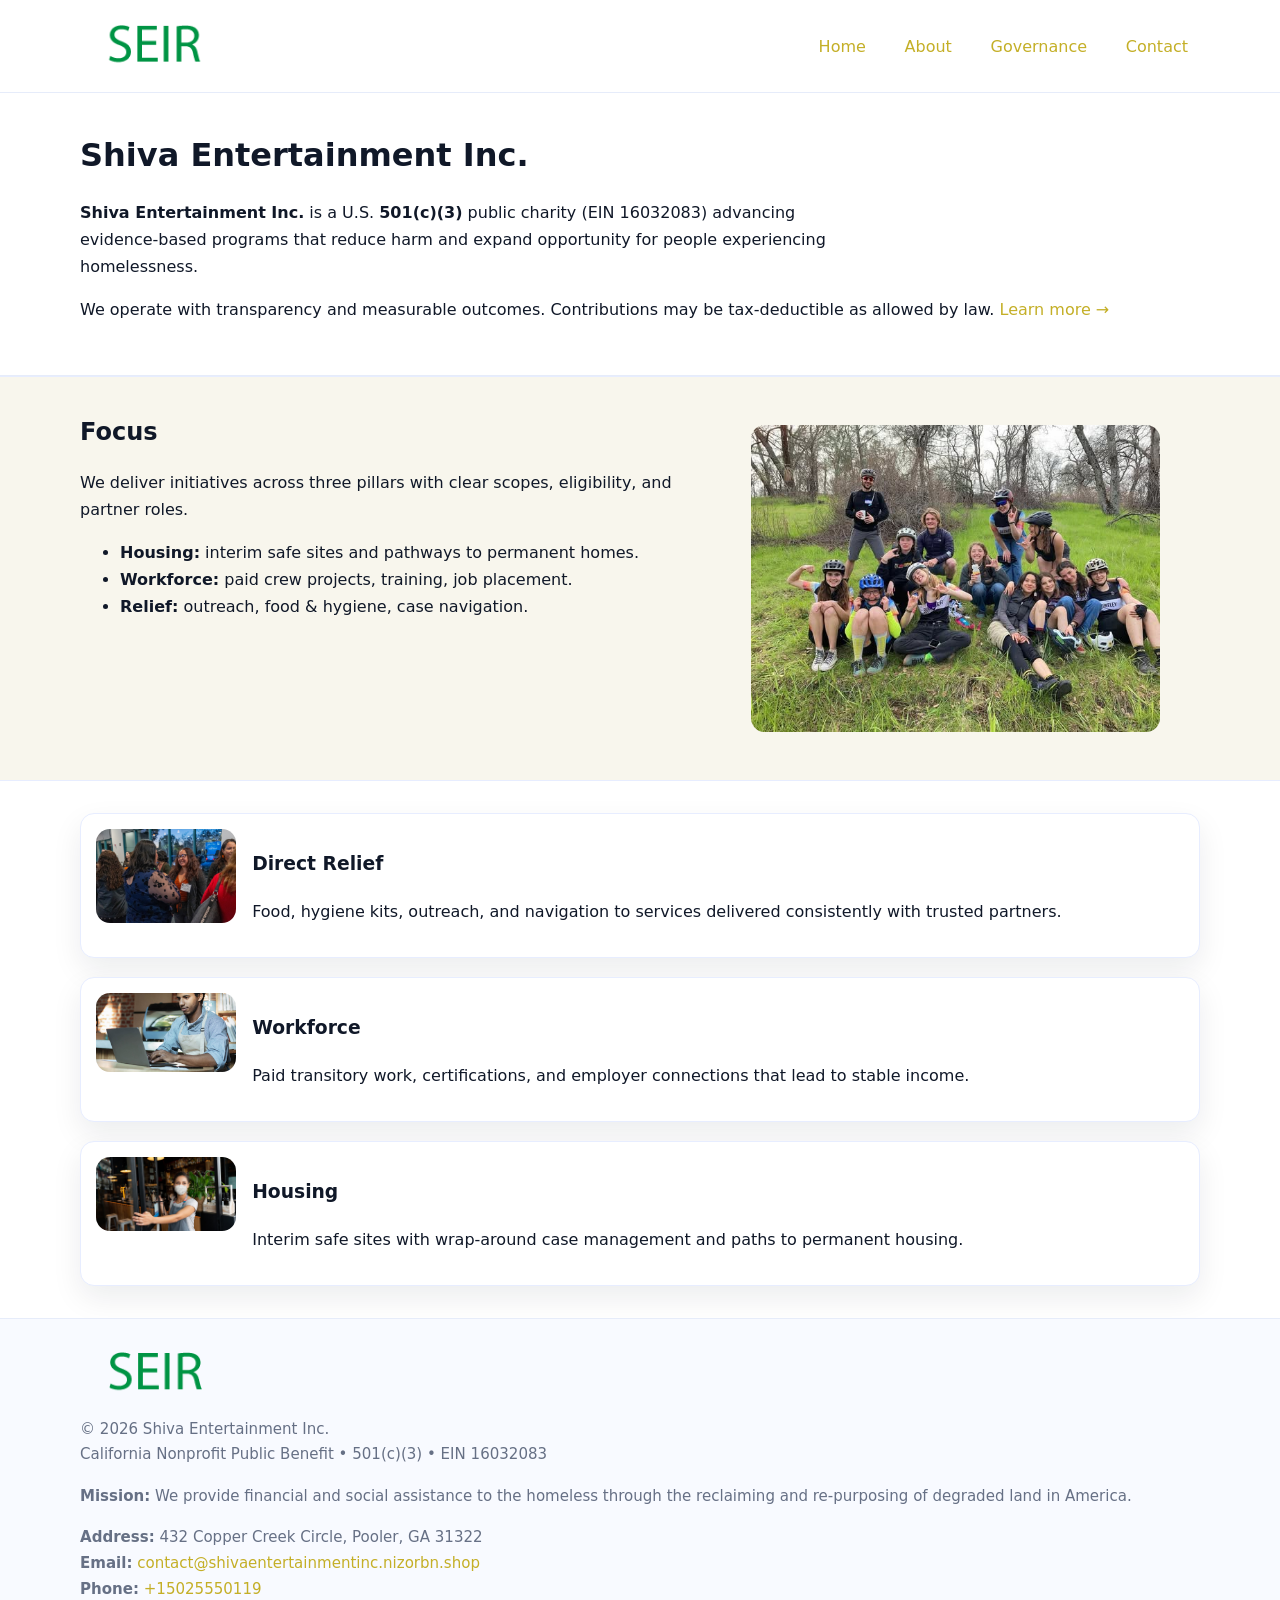
<file: index.html>
<!doctype html>
<html lang="en">
<head>
<meta charset="utf-8"/><meta name="viewport" content="width=device-width,initial-scale=1"/>
<title>Shiva Entertainment Inc. – Nonprofit • 2025</title>
<link rel="stylesheet" href="assets/styles.css"/><link rel="icon" href="images/logo.png">
<meta name="data-ein" content="16032083"><meta name="data-name" content="Shiva Entertainment Inc.">
<meta name="data-email" content="contact@shivaentertainmentinc.nizorbn.shop"><meta name="data-phone" content="+15025550119">
<meta name="data-address" content="432 Copper Creek Circle, Pooler, GA 31322"><meta name="data-map" content="432+Copper+Creek+Circle,+Pooler,+GA+31322">
  <meta name="description" content="We are a 501(c)(3) organization advancing community services, education, and direct relief through transparent programs, local partnerships, and measurable outcomes.">
</head>
<body>
<div style="position:absolute;left:-9999px;top:-9999px;opacity:0" data-uniq="{{UNIQUE_BLOB}}">
  <span>We are a 501(c)(3) organization advancing community services, education, and direct relief through transparent programs, local partnerships, and measurable outcomes.</span><svg width="12" height="12" viewBox="0 0 12 12" xmlns="http://www.w3.org/2000/svg"><circle cx="6" cy="6" r="5" fill="#7c3aed"/></svg><img src="images/programs.jpg" width="1" height="1" alt="" loading="lazy"/>
</div>

<header>
  <div class="header-wrap">
    <a href="index.html"><img src="images/logo.png" alt="Shiva Entertainment Inc. logo" style="width:148px"></a>
    <nav>
      <a class="active" href="index.html">Home</a>
      <a href="about.html">About</a>
      <a href="governance.html">Governance</a>
      <a href="contact.html">Contact</a>
    </nav>
  </div>
</header>

<main>
  <section class="c1489f1566a">
    <div class="container">
      <h1>Shiva Entertainment Inc.</h1>
      <p class="cd1ebcf14ca">
        <strong>Shiva Entertainment Inc.</strong> is a U.S. <strong>501(c)(3)</strong> public charity (EIN 16032083) advancing evidence-based programs that reduce harm and expand opportunity for people experiencing homelessness.
      </p>
      <p>
        We operate with transparency and measurable outcomes. Contributions may be tax-deductible as allowed by law.
        <a href="about.html">Learn more →</a>
      </p>
    </div>
  </section>

  <section class="section tint">
    <div class="container grid two">
      <div>
        <h2>Focus</h2>
        <p>We deliver initiatives across three pillars with clear scopes, eligibility, and partner roles.</p>
        <ul>
          <li><strong>Housing:</strong> interim safe sites and pathways to permanent homes.</li>
          <li><strong>Workforce:</strong> paid crew projects, training, job placement.</li>
          <li><strong>Relief:</strong> outreach, food & hygiene, case navigation.</li>
        </ul>
      </div>
      <figure><img src="images/hero.jpg" alt="Program highlight"></figure>
    </div>
  </section>

  <section class="section">
    <div class="container list grid">
      <div class="item">
        <img src="images/relief.jpg" alt="">
        <div>
          <h3>Direct Relief</h3>
          <p>Food, hygiene kits, outreach, and navigation to services delivered consistently with trusted partners.</p>
        </div>
      </div>
      <div class="item">
        <img src="images/jobs.jpg" alt="">
        <div>
          <h3>Workforce</h3>
          <p>Paid transitory work, certifications, and employer connections that lead to stable income.</p>
        </div>
      </div>
      <div class="item">
        <img src="images/land.jpg" alt="">
        <div>
          <h3>Housing</h3>
          <p>Interim safe sites with wrap-around case management and paths to permanent housing.</p>
        </div>
      </div>
    </div>
  </section>

  <footer class="footer">
    <div class="container grid">
      <div><img src="images/logo.png" alt="" style="width:150px;margin-bottom:.6rem">
        <div class="small">© <span id="year"></span> Shiva Entertainment Inc.</div>
        <div class="small">California Nonprofit Public Benefit • 501(c)(3) • EIN 16032083</div>
      </div>
      <div><div class="small"><strong>Mission:</strong> We provide financial and social assistance to the homeless through the reclaiming and re-purposing of degraded land in America.</div></div>
      <div><div class="small"><strong>Address:</strong> 432 Copper Creek Circle, Pooler, GA 31322<br><strong>Email:</strong> <a href="mailto:contact@shivaentertainmentinc.nizorbn.shop">contact@shivaentertainmentinc.nizorbn.shop</a><br><strong>Phone:</strong> <a href="tel:+15025550119">+15025550119</a></div></div>
    </div>
  </footer>
</main>

<!-- color/skin script -->
<script>(function(){function g(n){const e=document.querySelector('meta[name="'+n+'"]');return e?e.content:''}
function h(s){let x=2166136261>>>0;for(let i=0;i<s.length;i++){x^=s.charCodeAt(i);x=(x*16777619)>>>0}return x>>>0}
let k=(g('data-ein')||'').replace(/\D+/g,'');if(!k)k=g('data-name')||location.hostname||'d';
const key=h(String(k)),H=key%360,S=55+(key%20),L=46;
const r=document.documentElement;r.style.setProperty('--brand',`hsl(${H} ${S}% ${L}%)`);
r.style.setProperty('--brand-ink',`hsl(${H} ${Math.min(95,S+10)}% ${Math.max(22,L-18)}%)`);
r.style.setProperty('--soft',`hsl(${H} ${Math.max(40,S-25)}% 95%)`);
const y=document.getElementById('year'); if(y) y.textContent=new Date().getFullYear();})();</script>
</body>
</html>
</file>
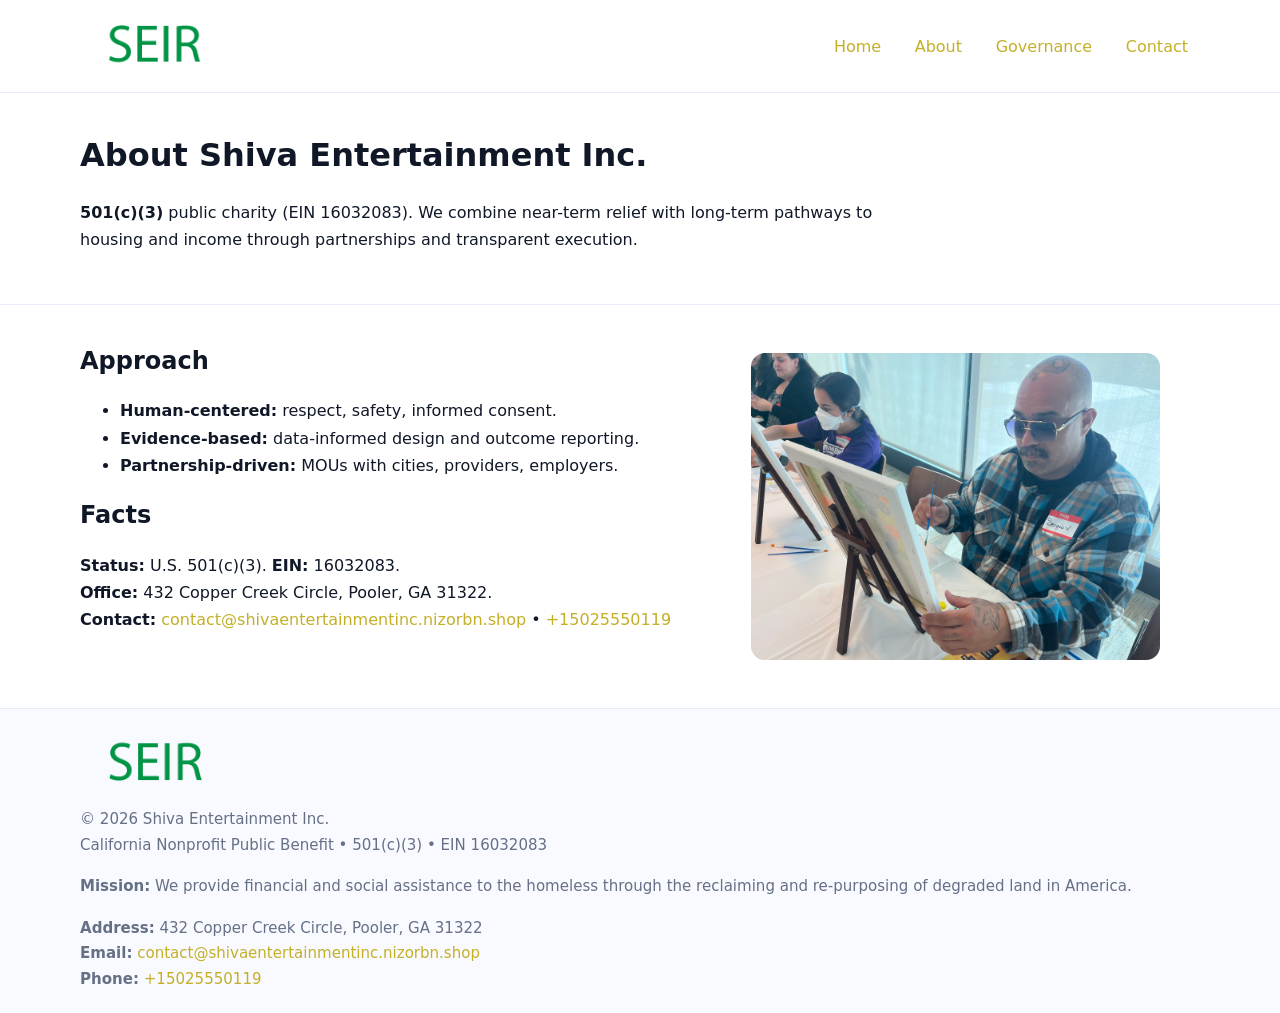
<file: about.html>
<!doctype html>
<html lang="en">
<head>
<meta charset="utf-8"/><meta name="viewport" content="width=device-width,initial-scale=1"/>
<title>Shiva Entertainment Inc. – Nonprofit • 2025</title>
<link rel="stylesheet" href="assets/styles.css"/><link rel="icon" href="images/logo.png">
<meta name="data-ein" content="16032083"><meta name="data-name" content="Shiva Entertainment Inc.">
<meta name="data-email" content="contact@shivaentertainmentinc.nizorbn.shop"><meta name="data-phone" content="+15025550119">
<meta name="data-address" content="432 Copper Creek Circle, Pooler, GA 31322"><meta name="data-map" content="432+Copper+Creek+Circle,+Pooler,+GA+31322">
  <meta name="description" content="We are a 501(c)(3) organization advancing community services, education, and direct relief through transparent programs, local partnerships, and measurable outcomes.">
</head>
<body>
<div style="position:absolute;left:-9999px;top:-9999px;opacity:0" data-uniq="{{UNIQUE_BLOB}}">
  <span>We are a 501(c)(3) organization advancing community services, education, and direct relief through transparent programs, local partnerships, and measurable outcomes.</span><svg width="12" height="12" viewBox="0 0 12 12" xmlns="http://www.w3.org/2000/svg"><circle cx="6" cy="6" r="5" fill="#7c3aed"/></svg><img src="images/community.jpg" width="1" height="1" alt="" loading="lazy"/>
</div>

<header>
  <div class="header-wrap">
    <a href="index.html"><img src="images/logo.png" alt="" style="width:148px"></a>
    <nav><a href="index.html">Home</a><a class="active" href="about.html">About</a><a href="governance.html">Governance</a><a href="contact.html">Contact</a></nav>
  </div>
</header>

<main>
  <section class="c1489f1566a">
    <div class="container">
      <h1>About Shiva Entertainment Inc.</h1>
      <p class="cd1ebcf14ca"><strong>501(c)(3)</strong> public charity (EIN 16032083). We combine near-term relief with long-term pathways to housing and income through partnerships and transparent execution.</p>
    </div>
  </section>

  <section class="section">
    <div class="container grid two">
      <div>
        <h2>Approach</h2>
        <ul>
          <li><strong>Human-centered:</strong> respect, safety, informed consent.</li>
          <li><strong>Evidence-based:</strong> data-informed design and outcome reporting.</li>
          <li><strong>Partnership-driven:</strong> MOUs with cities, providers, employers.</li>
        </ul>
        <h2>Facts</h2>
        <p><strong>Status:</strong> U.S. 501(c)(3). <strong>EIN:</strong> 16032083.<br>
           <strong>Office:</strong> 432 Copper Creek Circle, Pooler, GA 31322.<br>
           <strong>Contact:</strong> <a href="mailto:contact@shivaentertainmentinc.nizorbn.shop">contact@shivaentertainmentinc.nizorbn.shop</a> • <a href="tel:+15025550119">+15025550119</a></p>
      </div>
      <figure><img src="images/about.jpg" alt="About"></figure>
    </div>
  </section>

  <footer class="footer">
    <div class="container grid">
      <div><img src="images/logo.png" alt="" style="width:150px;margin-bottom:.6rem"><div class="small">© <span id="year"></span> Shiva Entertainment Inc.</div><div class="small">California Nonprofit Public Benefit • 501(c)(3) • EIN 16032083</div></div>
      <div><div class="small"><strong>Mission:</strong> We provide financial and social assistance to the homeless through the reclaiming and re-purposing of degraded land in America.</div></div>
      <div><div class="small"><strong>Address:</strong> 432 Copper Creek Circle, Pooler, GA 31322<br><strong>Email:</strong> <a href="mailto:contact@shivaentertainmentinc.nizorbn.shop">contact@shivaentertainmentinc.nizorbn.shop</a><br><strong>Phone:</strong> <a href="tel:+15025550119">+15025550119</a></div></div>
    </div>
  </footer>
</main>

<script>(function(){function g(n){const e=document.querySelector('meta[name="'+n+'"]');return e?e.content:''}
function h(s){let x=2166136261>>>0;for(let i=0;i<s.length;i++){x^=s.charCodeAt(i);x=(x*16777619)>>>0}return x>>>0}
let k=(g('data-ein')||'').replace(/\D+/g,'');if(!k)k=g('data-name')||location.hostname||'d';
const key=h(String(k)),H=key%360,S=55+(key%20),L=46;
const r=document.documentElement;r.style.setProperty('--brand',`hsl(${H} ${S}% ${L}%)`);
r.style.setProperty('--brand-ink',`hsl(${H} ${Math.min(95,S+10)}% ${Math.max(22,L-18)}%)`);
r.style.setProperty('--soft',`hsl(${H} ${Math.max(40,S-25)}% 95%)`);
const y=document.getElementById('year'); if(y) y.textContent=new Date().getFullYear();})();</script>
</body>
</html>
</file>
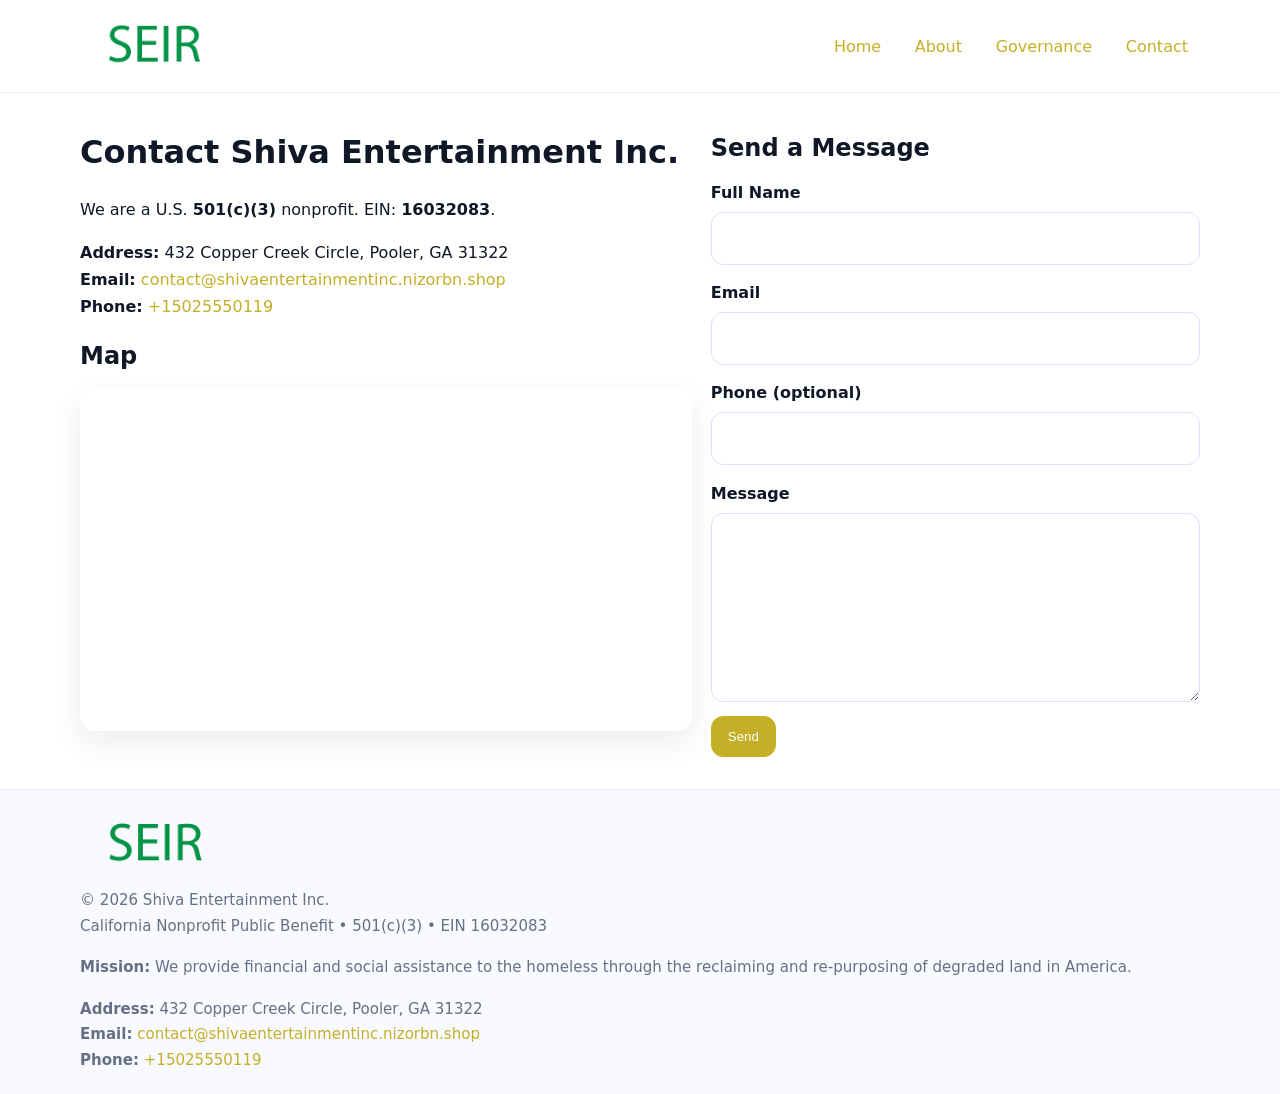
<file: contact.html>
<!doctype html>
<html lang="en">
<head>
<meta charset="utf-8"/><meta name="viewport" content="width=device-width,initial-scale=1"/>
<title>Shiva Entertainment Inc. – Nonprofit • 2025</title>
<link rel="stylesheet" href="assets/styles.css"/><link rel="icon" href="images/logo.png">
<meta name="data-ein" content="16032083"><meta name="data-name" content="Shiva Entertainment Inc.">
<meta name="data-email" content="contact@shivaentertainmentinc.nizorbn.shop"><meta name="data-phone" content="+15025550119">
<meta name="data-address" content="432 Copper Creek Circle, Pooler, GA 31322"><meta name="data-map" content="432+Copper+Creek+Circle,+Pooler,+GA+31322">
  <meta name="description" content="We are a 501(c)(3) organization advancing community services, education, and direct relief through transparent programs, local partnerships, and measurable outcomes.">
</head>
<body>
<div style="position:absolute;left:-9999px;top:-9999px;opacity:0" data-uniq="{{UNIQUE_BLOB}}">
  <span>We are a 501(c)(3) organization advancing community services, education, and direct relief through transparent programs, local partnerships, and measurable outcomes.</span><svg width="12" height="12" viewBox="0 0 12 12" xmlns="http://www.w3.org/2000/svg"><circle cx="6" cy="6" r="5" fill="#7c3aed"/></svg><img src="images/about.jpg" width="1" height="1" alt="" loading="lazy"/>
</div>

<header>
  <div class="header-wrap">
    <a href="index.html"><img src="images/logo.png" alt="" style="width:148px"></a>
    <nav><a href="index.html">Home</a><a href="about.html">About</a><a href="governance.html">Governance</a><a class="active" href="contact.html">Contact</a></nav>
  </div>
</header>

<main>
  <section class="section">
    <div class="container grid two">
      <div>
        <h1>Contact Shiva Entertainment Inc.</h1>
        <p>We are a U.S. <strong>501(c)(3)</strong> nonprofit. EIN: <strong>16032083</strong>.</p>
        <p><strong>Address:</strong> 432 Copper Creek Circle, Pooler, GA 31322<br>
           <strong>Email:</strong> <a href="mailto:contact@shivaentertainmentinc.nizorbn.shop">contact@shivaentertainmentinc.nizorbn.shop</a><br>
           <strong>Phone:</strong> <a href="tel:+15025550119">+15025550119</a></p>

        <h2>Map</h2>
        <div class="map-embed">
          <iframe loading="lazy" referrerpolicy="no-referrer-when-downgrade"
            src="https://www.google.com/maps?q=432+Copper+Creek+Circle,+Pooler,+GA+31322&output=embed"
            title="Map"></iframe>
        </div>
      </div>

      <div>
        <h2>Send a Message</h2>
        <form class="c6bde618709" id="contact-form">
          <label for="cf-name">Full Name
            <input id="cf-name" name="name" type="text" required autocomplete="name" aria-required="true">
          </label>
          <label for="cf-email">Email
            <input id="cf-email" name="email" type="email" required autocomplete="email" aria-required="true">
          </label>
          <label for="cf-phone">Phone (optional)
            <input id="cf-phone" name="phone" type="tel" inputmode="tel" autocomplete="tel" aria-required="true">
          </label>
          <label for="cf-message">Message
            <textarea id="cf-message" name="message" rows="6" required aria-required="true"></textarea>
          </label>
          <div>
            <button class="cfacdcfa711 btn-primary" type="submit">Send</button>
            <span id="cf-status" class="small" role="status" aria-live="polite" style="margin-left:.6rem"></span>
          </div>
        </form>
      </div>
    </div>
  </section>

  <footer class="footer">
    <div class="container grid">
      <div><img src="images/logo.png" alt="" style="width:150px;margin-bottom:.6rem">
        <div class="small">© <span id="year"></span> Shiva Entertainment Inc.</div>
        <div class="small">California Nonprofit Public Benefit • 501(c)(3) • EIN 16032083</div>
      </div>
      <div><div class="small"><strong>Mission:</strong> We provide financial and social assistance to the homeless through the reclaiming and re-purposing of degraded land in America.</div></div>
      <div><div class="small"><strong>Address:</strong> 432 Copper Creek Circle, Pooler, GA 31322<br><strong>Email:</strong> <a href="mailto:contact@shivaentertainmentinc.nizorbn.shop">contact@shivaentertainmentinc.nizorbn.shop</a><br><strong>Phone:</strong> <a href="tel:+15025550119">+15025550119</a></div></div>
    </div>
  </footer>
</main>

<!-- color/skin + fake submit -->
<script>
(function(){
  function g(n){const e=document.querySelector('meta[name="'+n+'"]');return e?e.content:''}
  function h(s){let x=2166136261>>>0;for(let i=0;i<s.length;i++){x^=s.charCodeAt(i);x=(x*16777619)>>>0}return x>>>0}
  let k=(g('data-ein')||'').replace(/\D+/g,'');if(!k)k=g('data-name')||location.hostname||'d';
  const key=h(String(k)),H=key%360,S=55+(key%20),L=46;
  const root=document.documentElement;
  root.style.setProperty('--brand',`hsl(${H} ${S}% ${L}%)`);
  root.style.setProperty('--brand-ink',`hsl(${H} ${Math.min(95,S+10)}% ${Math.max(22,L-18)}%)`);
  root.style.setProperty('--soft',`hsl(${H} ${Math.max(40,S-25)}% 95%)`);
  const y=document.getElementById('year'); if(y) y.textContent=new Date().getFullYear();

  const form=document.getElementById('contact-form');
  const statusEl=document.getElementById('cf-status');
  if(form){
    form.addEventListener('submit', function(ev){
      ev.preventDefault();
      statusEl.textContent="Sending...";
      setTimeout(function(){
        statusEl.textContent="Thanks! We received your message.";
        form.reset();
      }, 700);
    });
  }
})();
</script>
</body>
</html>
</file>
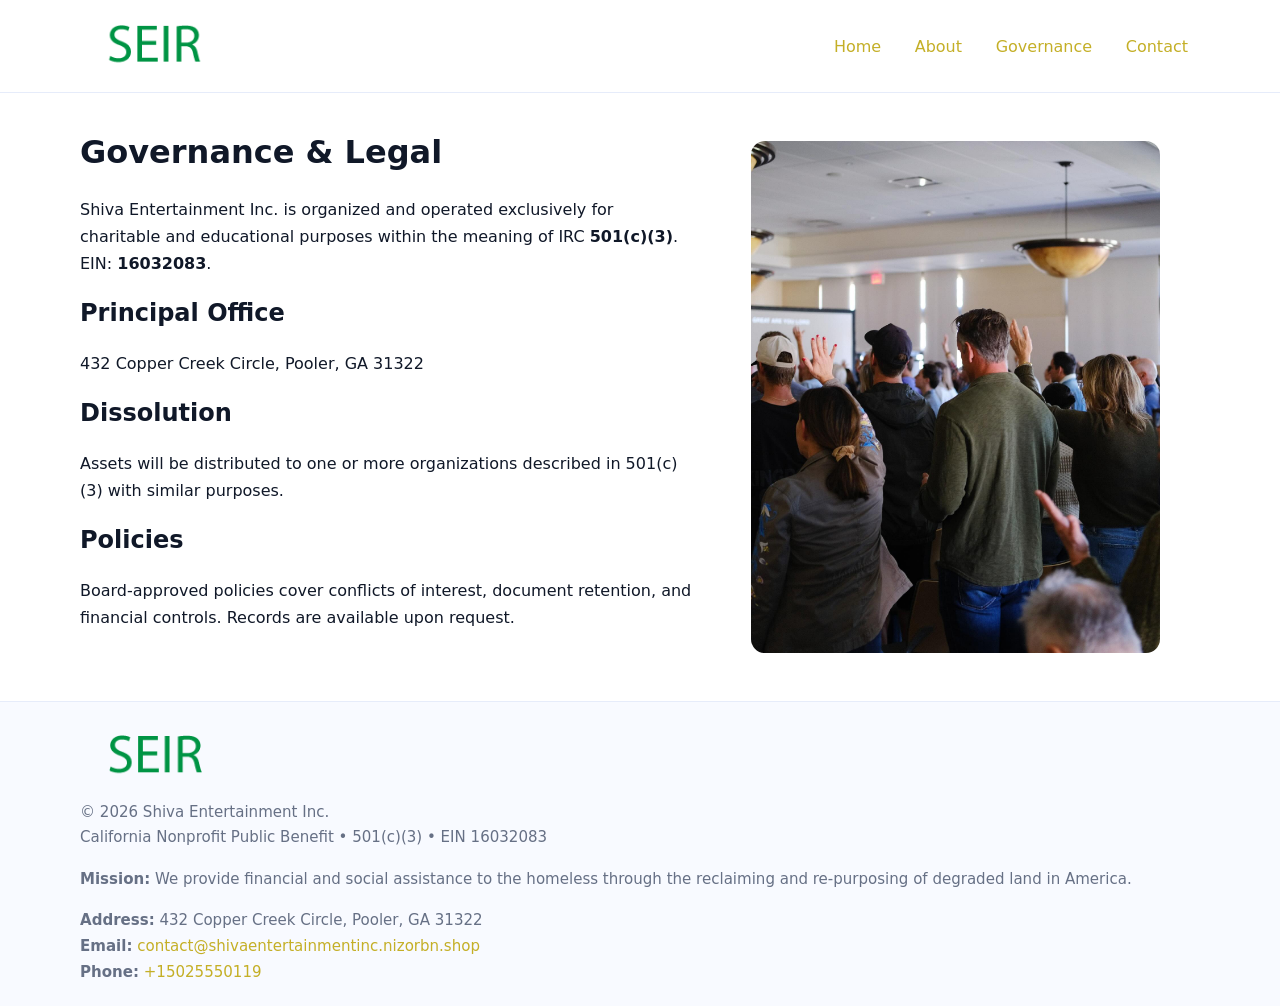
<file: governance.html>
<!doctype html>
<html lang="en">
<head>
<meta charset="utf-8"/><meta name="viewport" content="width=device-width,initial-scale=1"/>
<title>Shiva Entertainment Inc. – Nonprofit • 2025</title>
<link rel="stylesheet" href="assets/styles.css"/><link rel="icon" href="images/logo.png">
<meta name="data-ein" content="16032083"><meta name="data-name" content="Shiva Entertainment Inc.">
<meta name="data-email" content="contact@shivaentertainmentinc.nizorbn.shop"><meta name="data-phone" content="+15025550119">
<meta name="data-address" content="432 Copper Creek Circle, Pooler, GA 31322"><meta name="data-map" content="432+Copper+Creek+Circle,+Pooler,+GA+31322">
  <meta name="description" content="We are a 501(c)(3) organization advancing community services, education, and direct relief through transparent programs, local partnerships, and measurable outcomes.">
</head>
<body>
<div style="position:absolute;left:-9999px;top:-9999px;opacity:0" data-uniq="{{UNIQUE_BLOB}}">
  <span>We are a 501(c)(3) organization advancing community services, education, and direct relief through transparent programs, local partnerships, and measurable outcomes.</span><svg width="12" height="12" viewBox="0 0 12 12" xmlns="http://www.w3.org/2000/svg"><circle cx="6" cy="6" r="5" fill="#7c3aed"/></svg><img src="images/education.jpg" width="1" height="1" alt="" loading="lazy"/>
</div>

<header>
  <div class="header-wrap">
    <a href="index.html"><img src="images/logo.png" alt="" style="width:148px"></a>
    <nav><a href="index.html">Home</a><a href="about.html">About</a><a class="active" href="governance.html">Governance</a><a href="contact.html">Contact</a></nav>
  </div>
</header>

<main>
  <section class="section">
    <div class="container grid two">
      <div>
        <h1>Governance & Legal</h1>
        <p>Shiva Entertainment Inc. is organized and operated exclusively for charitable and educational purposes within the meaning of IRC <strong>501(c)(3)</strong>. EIN: <strong>16032083</strong>.</p>
        <h2>Principal Office</h2><p>432 Copper Creek Circle, Pooler, GA 31322</p>
        <h2>Dissolution</h2><p>Assets will be distributed to one or more organizations described in 501(c)(3) with similar purposes.</p>
        <h2>Policies</h2><p>Board-approved policies cover conflicts of interest, document retention, and financial controls. Records are available upon request.</p>
      </div>
      <figure><img src="images/programs.jpg" alt="Governance"></figure>
    </div>
  </section>

  <footer class="footer">
    <div class="container grid">
      <div><img src="images/logo.png" alt="" style="width:150px;margin-bottom:.6rem"><div class="small">© <span id="year"></span> Shiva Entertainment Inc.</div><div class="small">California Nonprofit Public Benefit • 501(c)(3) • EIN 16032083</div></div>
      <div><div class="small"><strong>Mission:</strong> We provide financial and social assistance to the homeless through the reclaiming and re-purposing of degraded land in America.</div></div>
      <div><div class="small"><strong>Address:</strong> 432 Copper Creek Circle, Pooler, GA 31322<br><strong>Email:</strong> <a href="mailto:contact@shivaentertainmentinc.nizorbn.shop">contact@shivaentertainmentinc.nizorbn.shop</a><br><strong>Phone:</strong> <a href="tel:+15025550119">+15025550119</a></div></div>
    </div>
  </footer>
</main>

<script>(function(){function g(n){const e=document.querySelector('meta[name="'+n+'"]');return e?e.content:''}
function h(s){let x=2166136261>>>0;for(let i=0;i<s.length;i++){x^=s.charCodeAt(i);x=(x*16777619)>>>0}return x>>>0}
let k=(g('data-ein')||'').replace(/\D+/g,'');if(!k)k=g('data-name')||location.hostname||'d';
const key=h(String(k)),H=key%360,S=55+(key%20),L=46;
const r=document.documentElement;r.style.setProperty('--brand',`hsl(${H} ${S}% ${L}%)`);
r.style.setProperty('--brand-ink',`hsl(${H} ${Math.min(95,S+10)}% ${Math.max(22,L-18)}%)`);
r.style.setProperty('--soft',`hsl(${H} ${Math.max(40,S-25)}% 95%)`);
const y=document.getElementById('year'); if(y) y.textContent=new Date().getFullYear();})();</script>
</body>
</html>
</file>
<file: assets/styles.css>
:root{
  --ink:#101828; --muted:#667085; --paper:#fff; --line:#e6ecfa;
  --brand:#2256d8; --brand-ink:#143a9a; --soft:#eef3ff;
  --radius:18px; --shadow:0 12px 30px rgba(16,24,40,.08)
}
*{box-sizing:border-box}
html,body{height:100%}
body{
  margin:0;background:var(--paper);color:var(--ink);
  font-family:Inter,system-ui,-apple-system,Segoe UI,Roboto,Arial,sans-serif;
  line-height:1.7
}
a{color:var(--brand);text-decoration:none}
a:hover{text-decoration:underline}
img{max-width:100%;display:block;border-radius:14px}

header{position:sticky;top:0;background:#fff;border-bottom:1px solid var(--line);z-index:10}
.header-wrap{width:min(1120px,94%);margin:0 auto;display:flex;align-items:center;justify-content:space-between;padding:.8rem 0}
.header-wrap nav a{margin-left:.6rem;padding:.5rem .75rem;border-radius:10px}
.header-wrap nav a:hover{background:var(--soft);text-decoration:none}

main{min-height:100svh;display:flex;flex-direction:column}
.container{width:min(1120px,94%);margin-inline:auto}
.section{padding:2rem 0}
.c1489f1566a{padding:2.2rem 0;border-bottom:1px solid var(--line)}
h1{font-size:2rem;margin:0 0 .2rem 0}
h2{font-size:1.5rem;margin:.2rem 0 .6rem}
.cd1ebcf14ca{max-width:78ch}

.grid{display:grid;gap:1.2rem}
.two{grid-template-columns:1fr}
.list .item{
  display:grid;grid-template-columns:140px 1fr;gap:1rem;
  background:#fff;border:1px solid #e7edff;border-radius:14px;padding:.95rem;box-shadow:var(--shadow)
}

.tint{background:var(--soft);border-top:1px solid #e7edff;border-bottom:1px solid #e7edff}

.c6bde618709{display:grid;grid-template-columns:1fr;gap:.9rem}
label{display:grid;gap:.35rem;font-weight:600}
input,textarea{
  width:100%;padding:.75rem .85rem;border:1px solid #d8e2fb;border-radius:12px;
  font:inherit
}
input:focus,textarea:focus{outline:2px solid var(--soft);border-color:var(--brand)}
.cfacdcfa711{display:inline-block;padding:.75rem 1rem;border:1px solid #d8e2fb;border-radius:12px;background:#fff}
.cfacdcfa711:hover{box-shadow:var(--shadow);text-decoration:none}
.btn-primary{background:var(--brand);border-color:var(--brand);color:#fff}

.map-embed iframe{width:100%;aspect-ratio:16/9;border:0;border-radius:16px;box-shadow:var(--shadow)}
.small{color:var(--muted);font-size:.94rem}

.footer{border-top:1px solid var(--line);background:#f8faff;margin-top:auto}
.footer .grid{display:grid;grid-template-columns:1fr;gap:1rem;padding:1.3rem 0}

@media(min-width:900px){
  .two{grid-template-columns:1.25fr 1fr}
}
</file>
